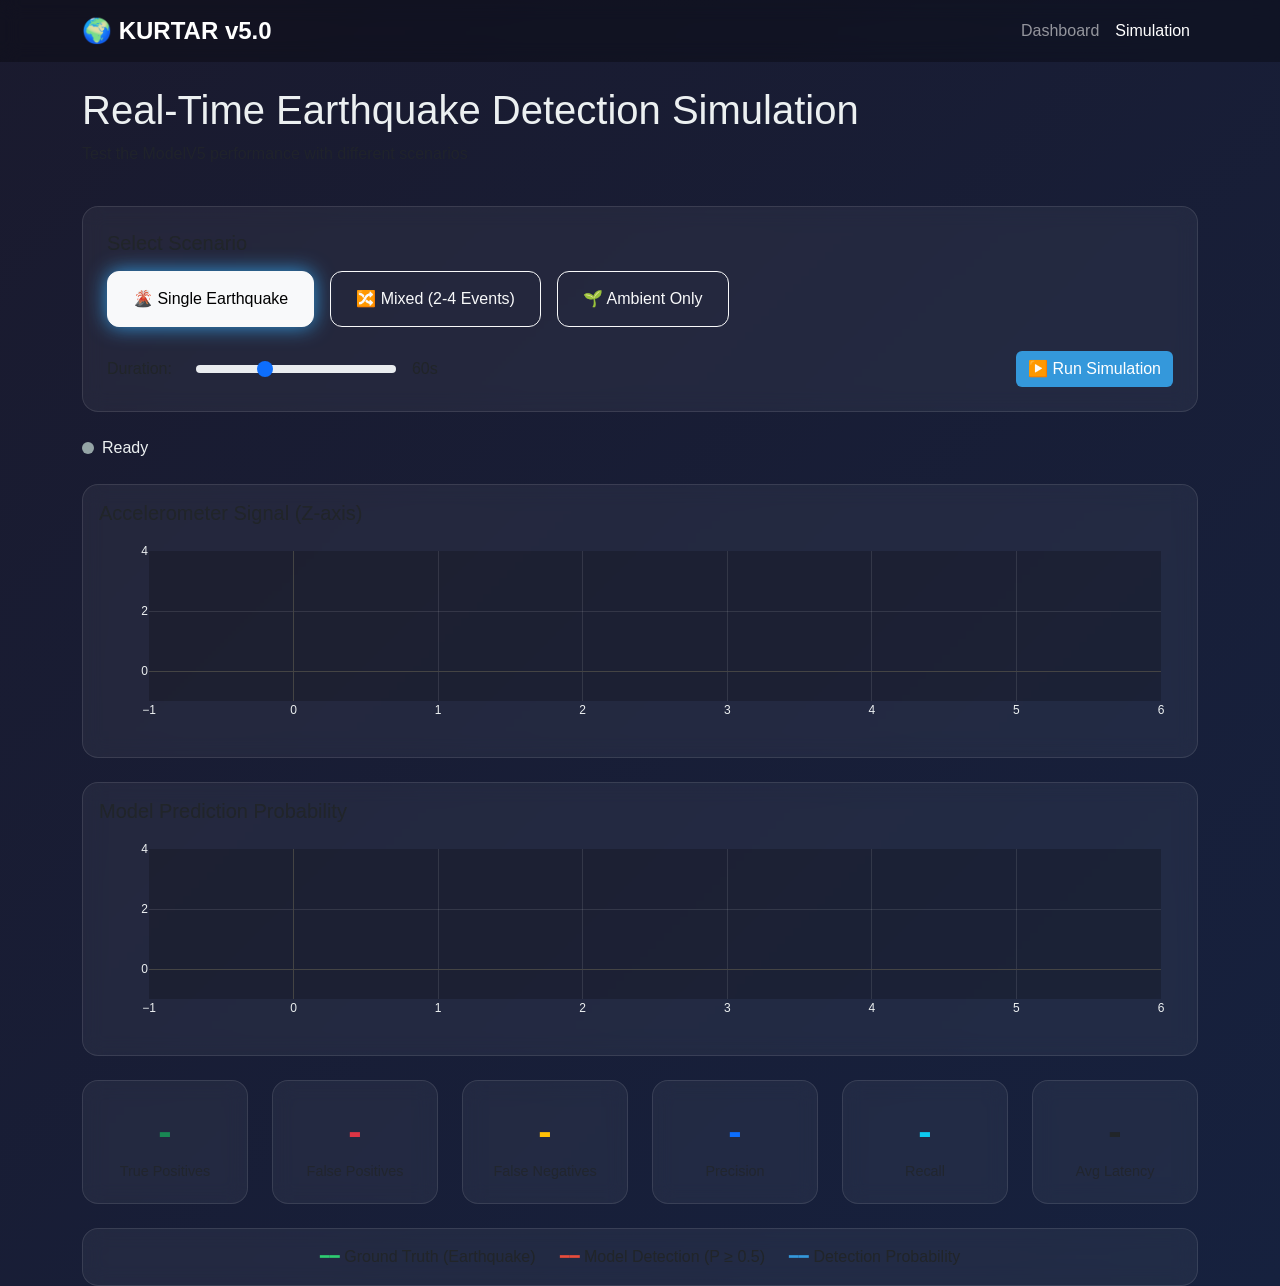
<file: dashboard/templates/simulation.html>
<!DOCTYPE html>
<html lang="tr">

<head>
    <meta charset="UTF-8">
    <meta name="viewport" content="width=device-width, initial-scale=1.0">
    <title>KURTAR v5.0 - Real-Time Simulation</title>
    <link href="https://cdn.jsdelivr.net/npm/bootstrap@5.3.0/dist/css/bootstrap.min.css" rel="stylesheet">
    <script src="https://cdn.plot.ly/plotly-2.24.1.min.js"></script>
    <style>
        :root {
            --primary: #3498db;
            --success: #2ecc71;
            --danger: #e74c3c;
            --warning: #f39c12;
            --dark: #2c3e50;
        }

        body {
            background: linear-gradient(135deg, #1a1a2e 0%, #16213e 100%);
            min-height: 100vh;
            color: #ecf0f1;
            font-family: 'Segoe UI', sans-serif;
        }

        .navbar {
            background: rgba(0, 0, 0, 0.3) !important;
            backdrop-filter: blur(10px);
        }

        .card {
            background: rgba(255, 255, 255, 0.05);
            border: 1px solid rgba(255, 255, 255, 0.1);
            border-radius: 16px;
            backdrop-filter: blur(10px);
        }

        .metric-card {
            padding: 20px;
            text-align: center;
        }

        .metric-value {
            font-size: 2.5rem;
            font-weight: bold;
        }

        .metric-label {
            font-size: 0.9rem;
            opacity: 0.8;
        }

        .btn-primary {
            background: var(--primary);
            border: none;
        }

        .btn-danger {
            background: var(--danger);
            border: none;
        }

        .btn-success {
            background: var(--success);
            border: none;
        }

        .scenario-btn {
            padding: 15px 25px;
            border-radius: 12px;
            transition: all 0.3s;
        }

        .scenario-btn:hover {
            transform: translateY(-3px);
            box-shadow: 0 10px 20px rgba(0, 0, 0, 0.3);
        }

        .scenario-btn.active {
            box-shadow: 0 0 20px var(--primary);
        }

        .status-indicator {
            width: 12px;
            height: 12px;
            border-radius: 50%;
            display: inline-block;
            margin-right: 8px;
        }

        .status-running {
            background: var(--success);
            animation: pulse 1s infinite;
        }

        .status-idle {
            background: #95a5a6;
        }

        @keyframes pulse {

            0%,
            100% {
                opacity: 1;
            }

            50% {
                opacity: 0.5;
            }
        }

        .detection-marker {
            position: absolute;
            width: 4px;
            height: 100%;
            background: var(--danger);
            opacity: 0.8;
        }

        .ground-truth-marker {
            position: absolute;
            width: 4px;
            height: 100%;
            background: var(--success);
            opacity: 0.5;
        }

        #plotContainer {
            background: rgba(0, 0, 0, 0.2);
            border-radius: 12px;
            padding: 10px;
        }
    </style>
</head>

<body>
    <nav class="navbar navbar-expand-lg navbar-dark mb-4">
        <div class="container">
            <a class="navbar-brand" href="/">
                <span style="font-size: 1.5rem; font-weight: bold;">🌍 KURTAR v5.0</span>
            </a>
            <div class="navbar-nav ms-auto">
                <a class="nav-link" href="/">Dashboard</a>
                <a class="nav-link active" href="/simulation">Simulation</a>
            </div>
        </div>
    </nav>

    <div class="container">
        <!-- Header -->
        <div class="row mb-4">
            <div class="col-12">
                <h1 class="mb-2">Real-Time Earthquake Detection Simulation</h1>
                <p class="text-muted">Test the ModelV5 performance with different scenarios</p>
            </div>
        </div>

        <!-- Scenario Selection -->
        <div class="row mb-4">
            <div class="col-12">
                <div class="card p-4">
                    <h5 class="mb-3">Select Scenario</h5>
                    <div class="d-flex gap-3 flex-wrap">
                        <button class="btn btn-outline-light scenario-btn active" data-scenario="earthquake"
                            onclick="selectScenario('earthquake')">
                            🌋 Single Earthquake
                        </button>
                        <button class="btn btn-outline-light scenario-btn" data-scenario="mixed"
                            onclick="selectScenario('mixed')">
                            🔀 Mixed (2-4 Events)
                        </button>
                        <button class="btn btn-outline-light scenario-btn" data-scenario="ambient"
                            onclick="selectScenario('ambient')">
                            🌱 Ambient Only
                        </button>
                    </div>

                    <div class="mt-4 d-flex align-items-center gap-3">
                        <label class="me-2">Duration:</label>
                        <input type="range" id="durationSlider" class="form-range" style="width: 200px" min="30"
                            max="120" value="60" oninput="updateDuration()">
                        <span id="durationLabel">60s</span>

                        <button class="btn btn-primary ms-auto" id="runBtn" onclick="runSimulation()">
                            ▶️ Run Simulation
                        </button>
                    </div>
                </div>
            </div>
        </div>

        <!-- Status -->
        <div class="row mb-4">
            <div class="col-12">
                <div class="d-flex align-items-center">
                    <span class="status-indicator status-idle" id="statusIndicator"></span>
                    <span id="statusText">Ready</span>
                </div>
            </div>
        </div>

        <!-- Charts -->
        <div class="row mb-4">
            <div class="col-12">
                <div class="card p-3">
                    <h5 class="mb-3">Accelerometer Signal (Z-axis)</h5>
                    <div id="signalPlot" style="height: 200px;"></div>
                </div>
            </div>
        </div>

        <div class="row mb-4">
            <div class="col-12">
                <div class="card p-3">
                    <h5 class="mb-3">Model Prediction Probability</h5>
                    <div id="predictionPlot" style="height: 200px;"></div>
                </div>
            </div>
        </div>

        <!-- Metrics -->
        <div class="row mb-4">
            <div class="col-md-2 col-6">
                <div class="card metric-card">
                    <div class="metric-value text-success" id="metricTP">-</div>
                    <div class="metric-label">True Positives</div>
                </div>
            </div>
            <div class="col-md-2 col-6">
                <div class="card metric-card">
                    <div class="metric-value text-danger" id="metricFP">-</div>
                    <div class="metric-label">False Positives</div>
                </div>
            </div>
            <div class="col-md-2 col-6">
                <div class="card metric-card">
                    <div class="metric-value text-warning" id="metricFN">-</div>
                    <div class="metric-label">False Negatives</div>
                </div>
            </div>
            <div class="col-md-2 col-6">
                <div class="card metric-card">
                    <div class="metric-value text-primary" id="metricPrecision">-</div>
                    <div class="metric-label">Precision</div>
                </div>
            </div>
            <div class="col-md-2 col-6">
                <div class="card metric-card">
                    <div class="metric-value text-info" id="metricRecall">-</div>
                    <div class="metric-label">Recall</div>
                </div>
            </div>
            <div class="col-md-2 col-6">
                <div class="card metric-card">
                    <div class="metric-value" id="metricLatency">-</div>
                    <div class="metric-label">Avg Latency</div>
                </div>
            </div>
        </div>

        <!-- Legend -->
        <div class="row">
            <div class="col-12">
                <div class="card p-3">
                    <div class="d-flex gap-4 justify-content-center">
                        <span><span style="color: #2ecc71;">━━</span> Ground Truth (Earthquake)</span>
                        <span><span style="color: #e74c3c;">━━</span> Model Detection (P ≥ 0.5)</span>
                        <span><span style="color: #3498db;">━━</span> Detection Probability</span>
                    </div>
                </div>
            </div>
        </div>
    </div>

    <script>
        let selectedScenario = 'earthquake';
        let isRunning = false;

        function selectScenario(scenario) {
            selectedScenario = scenario;
            document.querySelectorAll('.scenario-btn').forEach(btn => {
                btn.classList.remove('active');
                if (btn.dataset.scenario === scenario) {
                    btn.classList.add('active');
                }
            });
        }

        function updateDuration() {
            const val = document.getElementById('durationSlider').value;
            document.getElementById('durationLabel').textContent = val + 's';
        }

        async function runSimulation() {
            if (isRunning) return;

            isRunning = true;
            document.getElementById('runBtn').disabled = true;
            document.getElementById('runBtn').textContent = '⏳ Running...';
            document.getElementById('statusIndicator').classList.remove('status-idle');
            document.getElementById('statusIndicator').classList.add('status-running');
            document.getElementById('statusText').textContent = 'Running simulation...';

            try {
                const duration = parseInt(document.getElementById('durationSlider').value);

                const response = await fetch('/api/v5/stream-simulation', {
                    method: 'POST',
                    headers: { 'Content-Type': 'application/json' },
                    body: JSON.stringify({
                        scenario: selectedScenario,
                        duration: duration
                    })
                });

                const data = await response.json();

                if (data.error) {
                    alert('Error: ' + data.error);
                    return;
                }

                // Update charts
                updateSignalPlot(data.stream, data.ground_truth, data.predictions);
                updatePredictionPlot(data.predictions, data.ground_truth);

                // Update metrics
                updateMetrics(data.metrics);

                document.getElementById('statusText').textContent = 'Simulation complete!';

            } catch (e) {
                console.error(e);
                alert('Simulation failed: ' + e.message);
            } finally {
                isRunning = false;
                document.getElementById('runBtn').disabled = false;
                document.getElementById('runBtn').textContent = '▶️ Run Simulation';
                document.getElementById('statusIndicator').classList.remove('status-running');
                document.getElementById('statusIndicator').classList.add('status-idle');
            }
        }

        function updateSignalPlot(stream, groundTruth, predictions) {
            const traces = [{
                x: stream.times,
                y: stream.z_axis,
                type: 'scatter',
                mode: 'lines',
                name: 'Z-axis',
                line: { color: '#3498db', width: 1 }
            }];

            // Add ground truth regions
            const shapes = groundTruth.map((gt, i) => ({
                type: 'rect',
                xref: 'x',
                yref: 'paper',
                x0: gt.start,
                x1: gt.end,
                y0: 0,
                y1: 1,
                fillcolor: 'rgba(46, 204, 113, 0.3)',
                line: { width: 0 }
            }));

            const layout = {
                paper_bgcolor: 'transparent',
                plot_bgcolor: 'rgba(0,0,0,0.2)',
                font: { color: '#ecf0f1' },
                margin: { l: 50, r: 20, t: 10, b: 40 },
                xaxis: { title: 'Time (s)', gridcolor: 'rgba(255,255,255,0.1)' },
                yaxis: { title: 'Amplitude', gridcolor: 'rgba(255,255,255,0.1)' },
                shapes: shapes,
                showlegend: false
            };

            Plotly.react('signalPlot', traces, layout, { responsive: true });
        }

        function updatePredictionPlot(predictions, groundTruth) {
            const times = predictions.map(p => p.time);
            const probs = predictions.map(p => p.probability);

            const traces = [{
                x: times,
                y: probs,
                type: 'scatter',
                mode: 'lines',
                name: 'Probability',
                line: { color: '#3498db', width: 2 },
                fill: 'tozeroy',
                fillcolor: 'rgba(52, 152, 219, 0.2)'
            }];

            // Threshold line
            const shapes = [{
                type: 'line',
                xref: 'paper',
                x0: 0, x1: 1,
                y0: 0.5, y1: 0.5,
                line: { color: '#e74c3c', width: 2, dash: 'dot' }
            }];

            // Ground truth markers
            groundTruth.forEach(gt => {
                shapes.push({
                    type: 'rect',
                    xref: 'x', yref: 'paper',
                    x0: gt.start, x1: gt.end,
                    y0: 0, y1: 1,
                    fillcolor: 'rgba(46, 204, 113, 0.2)',
                    line: { width: 0 }
                });
            });

            const layout = {
                paper_bgcolor: 'transparent',
                plot_bgcolor: 'rgba(0,0,0,0.2)',
                font: { color: '#ecf0f1' },
                margin: { l: 50, r: 20, t: 10, b: 40 },
                xaxis: { title: 'Time (s)', gridcolor: 'rgba(255,255,255,0.1)' },
                yaxis: { title: 'Probability', range: [0, 1.1], gridcolor: 'rgba(255,255,255,0.1)' },
                shapes: shapes,
                showlegend: false
            };

            Plotly.react('predictionPlot', traces, layout, { responsive: true });
        }

        function updateMetrics(metrics) {
            document.getElementById('metricTP').textContent = metrics.true_positives;
            document.getElementById('metricFP').textContent = metrics.false_positives;
            document.getElementById('metricFN').textContent = metrics.false_negatives;
            document.getElementById('metricPrecision').textContent = (metrics.precision * 100).toFixed(1) + '%';
            document.getElementById('metricRecall').textContent = (metrics.recall * 100).toFixed(1) + '%';
            document.getElementById('metricLatency').textContent = metrics.avg_latency.toFixed(2) + 's';
        }

        // Initialize empty plots
        window.onload = function () {
            const emptyLayout = {
                paper_bgcolor: 'transparent',
                plot_bgcolor: 'rgba(0,0,0,0.2)',
                font: { color: '#ecf0f1' },
                margin: { l: 50, r: 20, t: 10, b: 40 },
                xaxis: { gridcolor: 'rgba(255,255,255,0.1)' },
                yaxis: { gridcolor: 'rgba(255,255,255,0.1)' }
            };
            Plotly.newPlot('signalPlot', [], emptyLayout, { responsive: true });
            Plotly.newPlot('predictionPlot', [], emptyLayout, { responsive: true });
        };
    </script>

    <script src="https://cdn.jsdelivr.net/npm/bootstrap@5.3.0/dist/js/bootstrap.bundle.min.js"></script>
</body>

</html>
</file>
